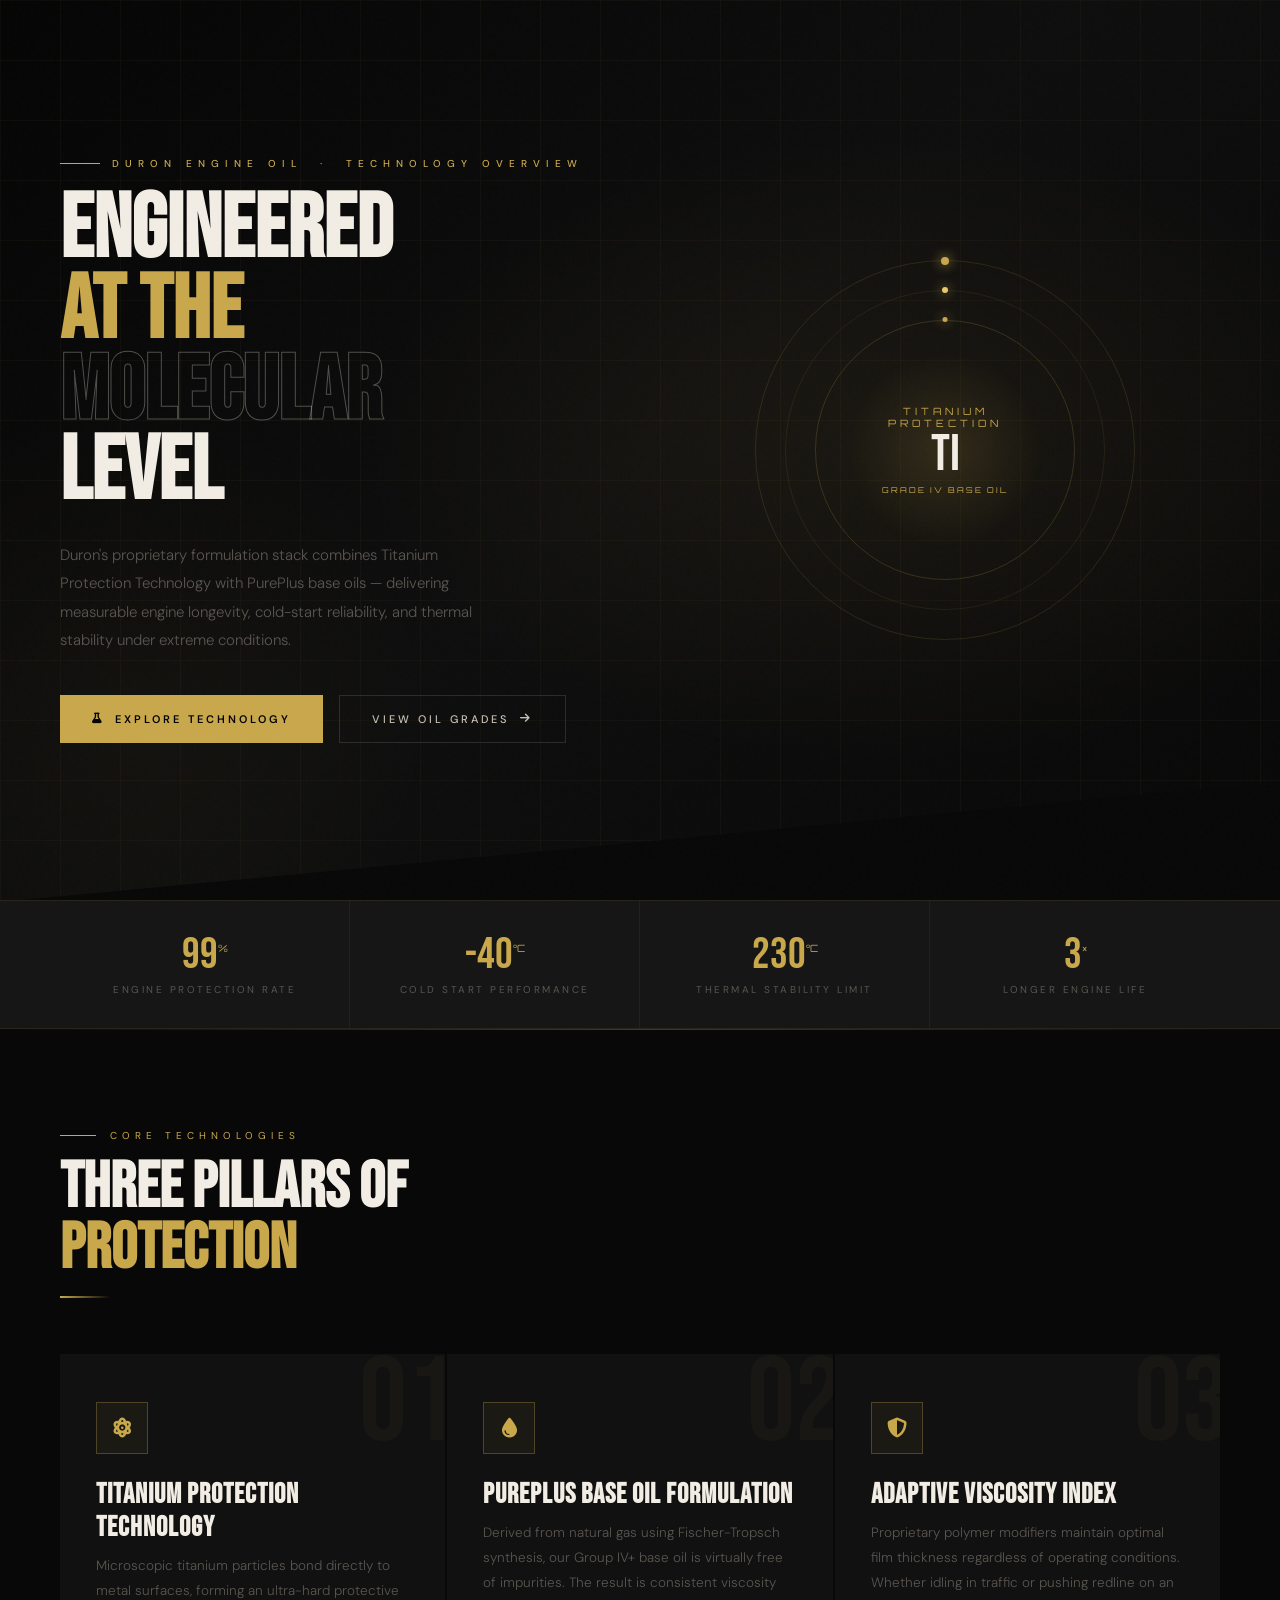
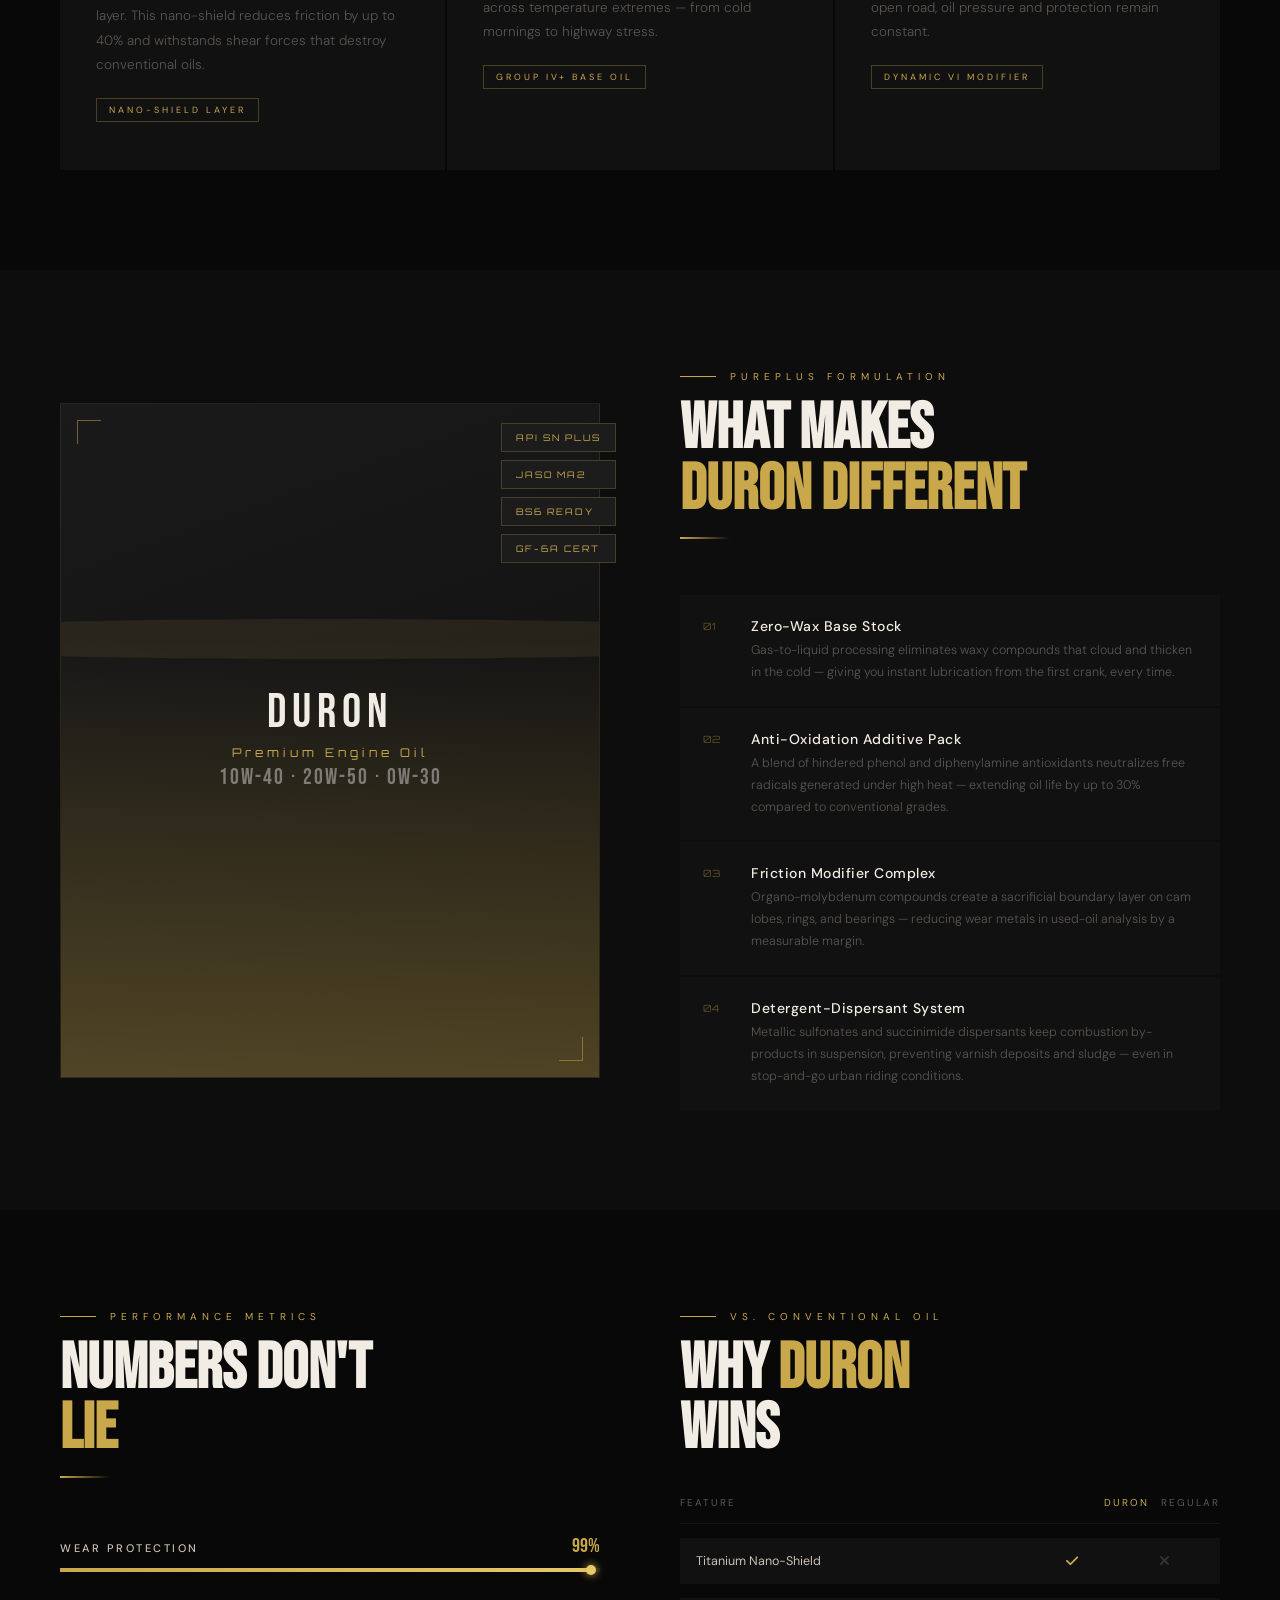
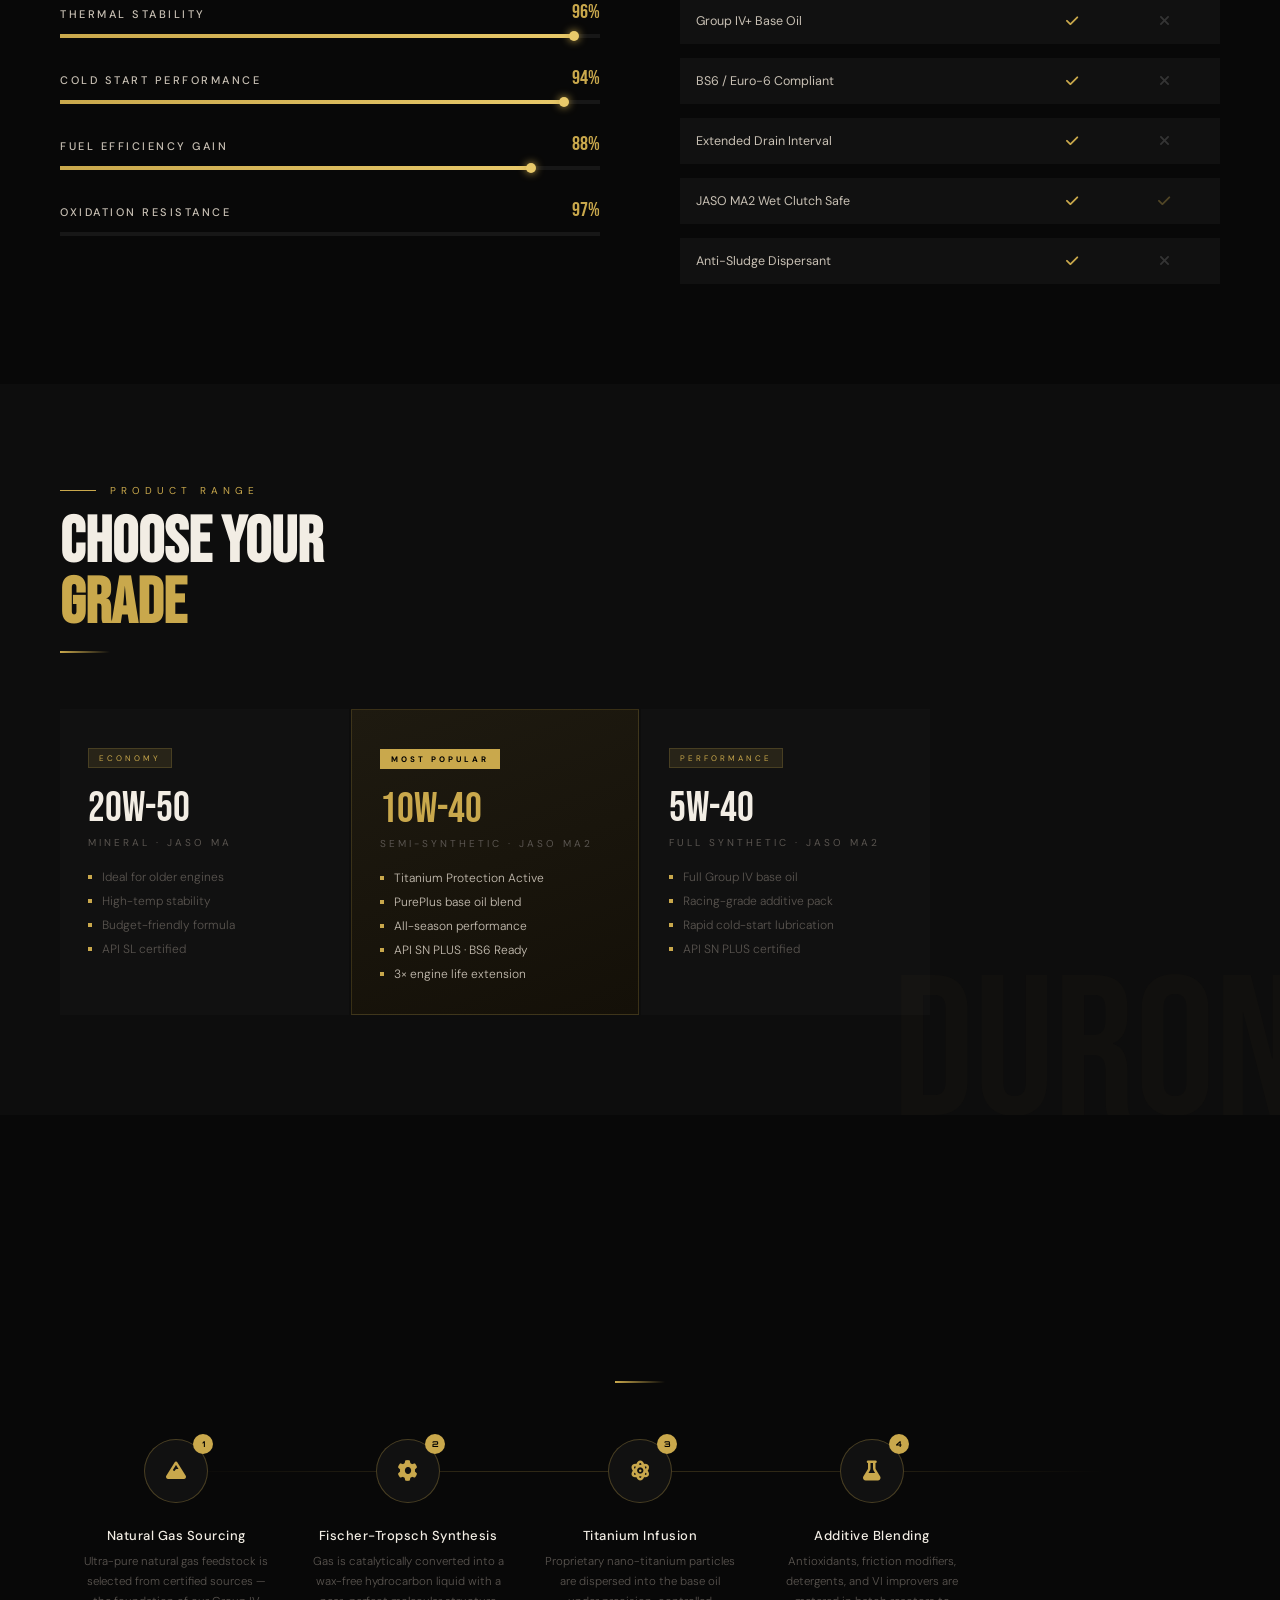
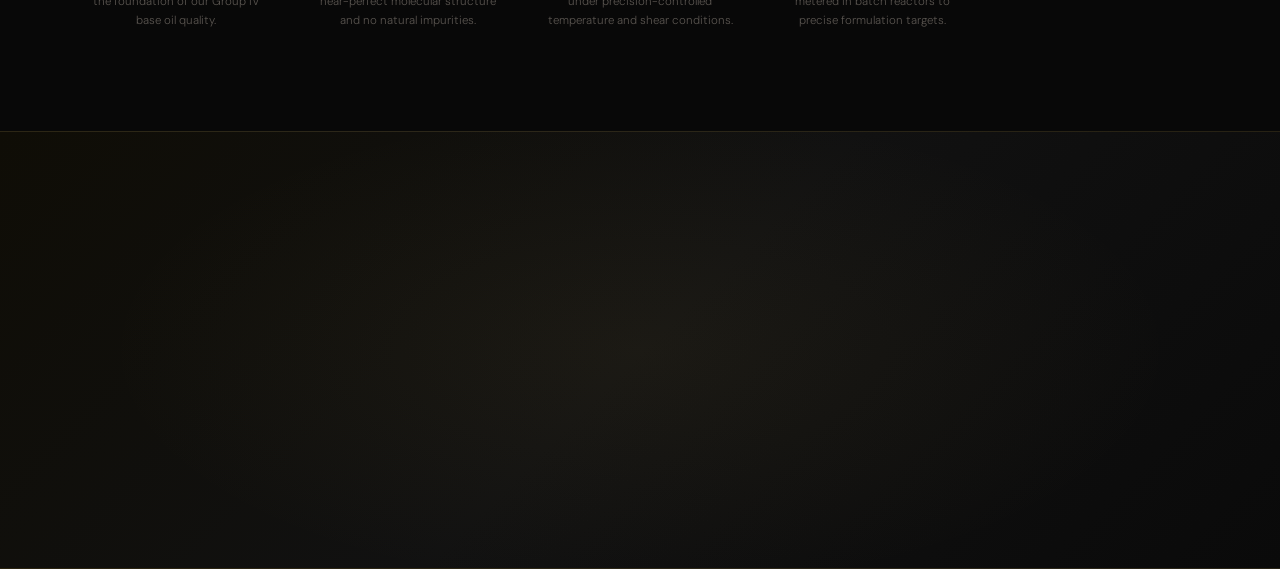
<file: technology.html>
<!DOCTYPE html>
<html lang="en">

<head>
    <meta charset="UTF-8" />
    <meta name="viewport" content="width=device-width, initial-scale=1.0" />
    <title>Duron – Engine Oil Technology</title>
    <link
        href="https://fonts.googleapis.com/css2?family=Bebas+Neue&family=DM+Sans:ital,wght@0,200;0,300;0,400;0,500;1,300&family=Orbitron:wght@400;700;900&display=swap"
        rel="stylesheet" />
    <link rel="stylesheet" href="https://cdnjs.cloudflare.com/ajax/libs/font-awesome/6.5.0/css/all.min.css" />
    <style>
        *,
        *::before,
        *::after {
            box-sizing: border-box;
            margin: 0;
            padding: 0;
        }

        :root {
            --gold: #C9A84C;
            --gold-light: #E8C96A;
            --gold-dim: rgba(201, 168, 76, 0.12);
            --gold-glow: rgba(201, 168, 76, 0.25);
            --dark: #080808;
            --dark-1: #0D0D0D;
            --dark-2: #111111;
            --dark-3: #161616;
            --dark-4: #1C1C1C;
            --text: #C8C0B4;
            --muted: #5A5550;
            --white: #F2EDE4;
            --red-accent: #C0392B;
        }

        html {
            scroll-behavior: smooth;
        }

        body {
            background: var(--dark);
            color: var(--text);
            font-family: 'DM Sans', sans-serif;
            overflow-x: hidden;
        }

        /* ════════════════════════════════
       NOISE OVERLAY
    ════════════════════════════════ */
        body::before {
            content: '';
            position: fixed;
            inset: 0;
            background-image: url("data:image/svg+xml,%3Csvg viewBox='0 0 256 256' xmlns='http://www.w3.org/2000/svg'%3E%3Cfilter id='noise'%3E%3CfeTurbulence type='fractalNoise' baseFrequency='0.9' numOctaves='4' stitchTiles='stitch'/%3E%3C/filter%3E%3Crect width='100%25' height='100%25' filter='url(%23noise)' opacity='0.04'/%3E%3C/svg%3E");
            pointer-events: none;
            z-index: 9999;
            opacity: 0.4;
        }

        /* ════════════════════════════════
       HERO SECTION
    ════════════════════════════════ */
        .hero {
            position: relative;
            min-height: 100vh;
            display: flex;
            align-items: center;
            overflow: hidden;
            background: var(--dark-1);
        }

        .hero-bg {
            position: absolute;
            inset: 0;
            background:
                radial-gradient(ellipse 60% 50% at 70% 50%, rgba(201, 168, 76, 0.07) 0%, transparent 70%),
                radial-gradient(ellipse 40% 60% at 10% 80%, rgba(201, 168, 76, 0.04) 0%, transparent 60%),
                linear-gradient(135deg, #050505 0%, #0e0e0e 50%, #080808 100%);
        }

        /* animated grid lines */
        .hero-grid {
            position: absolute;
            inset: 0;
            background-image:
                linear-gradient(rgba(201, 168, 76, 0.04) 1px, transparent 1px),
                linear-gradient(90deg, rgba(201, 168, 76, 0.04) 1px, transparent 1px);
            background-size: 60px 60px;
            animation: gridShift 20s linear infinite;
        }

        @keyframes gridShift {
            0% {
                background-position: 0 0;
            }

            100% {
                background-position: 60px 60px;
            }
        }

        /* diagonal slice */
        .hero::after {
            content: '';
            position: absolute;
            bottom: -2px;
            left: 0;
            right: 0;
            height: 120px;
            background: var(--dark);
            clip-path: polygon(0 100%, 100% 0, 100% 100%);
        }

        .hero-inner {
            position: relative;
            z-index: 2;
            max-width: 1280px;
            margin: 0 auto;
            padding: 0 60px;
            display: grid;
            grid-template-columns: 1fr 1fr;
            gap: 60px;
            align-items: center;
            width: 100%;
        }

        .hero-label {
            display: flex;
            align-items: center;
            gap: 12px;
            margin-bottom: 20px;
            animation: fadeUp 0.8s 0.1s both;
        }

        .hero-label-line {
            width: 40px;
            height: 1px;
            background: var(--gold);
        }

        .hero-label span {
            font-size: 10px;
            letter-spacing: 6px;
            color: var(--gold);
            text-transform: uppercase;
            font-weight: 500;
        }

        .hero-heading {
            font-family: 'Bebas Neue', sans-serif;
            font-size: clamp(52px, 7vw, 96px);
            line-height: 0.9;
            color: var(--white);
            margin-bottom: 28px;
            animation: fadeUp 0.8s 0.2s both;
        }

        .hero-heading .line-gold {
            color: var(--gold);
            display: block;
        }

        .hero-heading .line-outline {
            -webkit-text-stroke: 1px rgba(242, 237, 228, 0.3);
            color: transparent;
            display: block;
        }

        .hero-desc {
            font-size: 15px;
            line-height: 1.9;
            color: var(--muted);
            max-width: 440px;
            margin-bottom: 40px;
            font-weight: 300;
            animation: fadeUp 0.8s 0.35s both;
        }

        .hero-cta {
            display: flex;
            gap: 16px;
            animation: fadeUp 0.8s 0.45s both;
        }

        .btn-primary {
            display: inline-flex;
            align-items: center;
            gap: 10px;
            background: var(--gold);
            color: #000;
            font-size: 11px;
            letter-spacing: 3px;
            text-transform: uppercase;
            font-weight: 600;
            padding: 16px 32px;
            border: none;
            cursor: pointer;
            transition: background 0.3s, transform 0.2s;
            text-decoration: none;
        }

        .btn-primary:hover {
            background: var(--gold-light);
            transform: translateY(-2px);
        }

        .btn-ghost {
            display: inline-flex;
            align-items: center;
            gap: 10px;
            background: transparent;
            color: var(--text);
            font-size: 11px;
            letter-spacing: 3px;
            text-transform: uppercase;
            font-weight: 500;
            padding: 16px 32px;
            border: 1px solid rgba(255, 255, 255, 0.12);
            cursor: pointer;
            transition: border-color 0.3s, color 0.3s;
            text-decoration: none;
        }

        .btn-ghost:hover {
            border-color: var(--gold);
            color: var(--gold);
        }

        /* Hero right – animated oil molecule visual */
        .hero-visual {
            position: relative;
            display: flex;
            align-items: center;
            justify-content: center;
            animation: fadeIn 1.2s 0.3s both;
        }

        .molecule-ring {
            position: relative;
            width: 380px;
            height: 380px;
        }

        .ring {
            position: absolute;
            border-radius: 50%;
            border: 1px solid rgba(201, 168, 76, 0.15);
        }

        .ring-1 {
            inset: 0;
            animation: spin 18s linear infinite;
        }

        .ring-2 {
            inset: 30px;
            border-color: rgba(201, 168, 76, 0.1);
            animation: spin 12s linear infinite reverse;
        }

        .ring-3 {
            inset: 60px;
            border-color: rgba(201, 168, 76, 0.2);
            animation: spin 8s linear infinite;
        }

        .ring::before {
            content: '';
            position: absolute;
            top: -4px;
            left: 50%;
            width: 8px;
            height: 8px;
            background: var(--gold);
            border-radius: 50%;
            transform: translateX(-50%);
            box-shadow: 0 0 12px var(--gold);
        }

        .ring-2::before {
            background: var(--gold-light);
            width: 6px;
            height: 6px;
        }

        .ring-3::before {
            width: 5px;
            height: 5px;
        }

        @keyframes spin {
            from {
                transform: rotate(0deg);
            }

            to {
                transform: rotate(360deg);
            }
        }

        .molecule-center {
            position: absolute;
            inset: 90px;
            background: radial-gradient(circle, rgba(201, 168, 76, 0.15) 0%, transparent 70%);
            border-radius: 50%;
            display: flex;
            align-items: center;
            justify-content: center;
            flex-direction: column;
        }

        .molecule-center .mol-label {
            font-family: 'Orbitron', monospace;
            font-size: 10px;
            letter-spacing: 4px;
            color: var(--gold);
            text-align: center;
            text-transform: uppercase;
        }

        .molecule-center .mol-value {
            font-family: 'Bebas Neue', sans-serif;
            font-size: 52px;
            color: var(--white);
            line-height: 1;
        }

        /* floating particles */
        .particles {
            position: absolute;
            inset: -40px;
            pointer-events: none;
        }

        .particle {
            position: absolute;
            width: 3px;
            height: 3px;
            background: var(--gold);
            border-radius: 50%;
            opacity: 0;
            animation: float var(--dur, 4s) var(--delay, 0s) ease-in-out infinite;
        }

        @keyframes float {

            0%,
            100% {
                opacity: 0;
                transform: translate(0, 0);
            }

            20% {
                opacity: 0.6;
            }

            80% {
                opacity: 0.3;
            }

            100% {
                opacity: 0;
                transform: translate(var(--tx, 20px), var(--ty, -40px));
            }
        }

        /* ════════════════════════════════
       TECH STATS BAR
    ════════════════════════════════ */
        .stats-bar {
            background: var(--dark-3);
            border-top: 1px solid rgba(201, 168, 76, 0.1);
            border-bottom: 1px solid rgba(201, 168, 76, 0.1);
        }

        .stats-bar-inner {
            max-width: 1280px;
            margin: 0 auto;
            padding: 0 60px;
            display: grid;
            grid-template-columns: repeat(4, 1fr);
        }

        .stat-cell {
            padding: 32px 20px;
            text-align: center;
            border-right: 1px solid rgba(255, 255, 255, 0.05);
            position: relative;
            overflow: hidden;
            transition: background 0.3s;
        }

        .stat-cell:last-child {
            border-right: none;
        }

        .stat-cell:hover {
            background: rgba(201, 168, 76, 0.04);
        }

        .stat-cell::before {
            content: '';
            position: absolute;
            bottom: 0;
            left: 50%;
            transform: translateX(-50%);
            width: 0;
            height: 2px;
            background: var(--gold);
            transition: width 0.4s;
        }

        .stat-cell:hover::before {
            width: 100%;
        }

        .stat-num {
            font-family: 'Bebas Neue', sans-serif;
            font-size: 44px;
            color: var(--gold);
            line-height: 1;
            display: block;
        }

        .stat-unit {
            font-family: 'Orbitron', monospace;
            font-size: 10px;
            color: var(--gold);
            vertical-align: super;
        }

        .stat-desc {
            font-size: 10px;
            letter-spacing: 2.5px;
            color: var(--muted);
            text-transform: uppercase;
            margin-top: 6px;
            display: block;
        }

        /* ════════════════════════════════
       SECTION COMMON
    ════════════════════════════════ */
        .section-wrap {
            max-width: 1280px;
            margin: 0 auto;
            padding: 100px 60px;
        }

        .section-eyebrow {
            display: flex;
            align-items: center;
            gap: 14px;
            margin-bottom: 16px;
        }

        .section-eyebrow-line {
            width: 36px;
            height: 1px;
            background: var(--gold);
        }

        .section-eyebrow span {
            font-size: 10px;
            letter-spacing: 5px;
            color: var(--gold);
            text-transform: uppercase;
        }

        .section-heading {
            font-family: 'Bebas Neue', sans-serif;
            font-size: clamp(40px, 5vw, 64px);
            color: var(--white);
            line-height: 0.95;
            margin-bottom: 14px;
        }

        .section-sub {
            font-size: 14px;
            color: var(--muted);
            font-weight: 300;
            max-width: 520px;
            line-height: 1.8;
        }

        .title-bar {
            width: 50px;
            height: 2px;
            background: linear-gradient(to right, var(--gold), transparent);
            margin: 16px 0 56px;
        }

        /* ════════════════════════════════
       TECH PILLARS — TITANIUM PROTECTION
    ════════════════════════════════ */
        .tech-pillars-section {
            background: var(--dark);
            position: relative;
            overflow: hidden;
        }

        .tech-pillars-section::before {
            content: '';
            position: absolute;
            top: 0;
            left: 0;
            right: 0;
            height: 1px;
            background: linear-gradient(to right, transparent, var(--gold), transparent);
            opacity: 0.3;
        }

        .pillars-grid {
            display: grid;
            grid-template-columns: repeat(3, 1fr);
            gap: 2px;
        }

        .pillar-card {
            background: var(--dark-2);
            padding: 48px 36px;
            position: relative;
            overflow: hidden;
            transition: background 0.4s;
            cursor: default;
        }

        .pillar-card::before {
            content: '';
            position: absolute;
            top: 0;
            left: 0;
            width: 100%;
            height: 3px;
            background: linear-gradient(to right, var(--gold), transparent);
            transform: scaleX(0);
            transform-origin: left;
            transition: transform 0.4s ease;
        }

        .pillar-card:hover {
            background: var(--dark-3);
        }

        .pillar-card:hover::before {
            transform: scaleX(1);
        }

        /* big number watermark */
        .pillar-num {
            font-family: 'Bebas Neue', sans-serif;
            font-size: 120px;
            color: rgba(201, 168, 76, 0.04);
            position: absolute;
            top: -10px;
            right: -10px;
            line-height: 1;
            user-select: none;
            transition: color 0.4s;
        }

        .pillar-card:hover .pillar-num {
            color: rgba(201, 168, 76, 0.08);
        }

        .pillar-icon {
            width: 52px;
            height: 52px;
            border: 1px solid rgba(201, 168, 76, 0.3);
            display: flex;
            align-items: center;
            justify-content: center;
            margin-bottom: 24px;
            background: rgba(201, 168, 76, 0.05);
            transition: background 0.3s, border-color 0.3s;
        }

        .pillar-card:hover .pillar-icon {
            background: rgba(201, 168, 76, 0.15);
            border-color: var(--gold);
        }

        .pillar-icon i {
            font-size: 20px;
            color: var(--gold);
        }

        .pillar-title {
            font-family: 'Bebas Neue', sans-serif;
            font-size: 28px;
            color: var(--white);
            letter-spacing: 1px;
            margin-bottom: 10px;
        }

        .pillar-body {
            font-size: 13.5px;
            color: var(--muted);
            line-height: 1.85;
            font-weight: 300;
        }

        .pillar-tag {
            display: inline-block;
            margin-top: 20px;
            font-size: 9px;
            letter-spacing: 3px;
            color: var(--gold);
            border: 1px solid rgba(201, 168, 76, 0.3);
            padding: 5px 12px;
            text-transform: uppercase;
        }

        /* ════════════════════════════════
       PUREPLUS TECHNOLOGY — SPLIT
    ════════════════════════════════ */
        .pureplus-section {
            background: var(--dark-1);
            position: relative;
        }

        .pureplus-inner {
            display: grid;
            grid-template-columns: 1fr 1fr;
            gap: 80px;
            align-items: center;
        }

        /* Left – visual */
        .pureplus-visual {
            position: relative;
        }

        .oil-bottle-graphic {
            position: relative;
            width: 100%;
            aspect-ratio: 4/5;
            background: linear-gradient(160deg, #1a1a1a 0%, #0d0d0d 100%);
            border: 1px solid rgba(201, 168, 76, 0.12);
            overflow: hidden;
            display: flex;
            align-items: center;
            justify-content: center;
        }

        /* animated liquid fill */
        .liquid-fill {
            position: absolute;
            bottom: 0;
            left: 0;
            right: 0;
            height: 65%;
            background: linear-gradient(to top,
                    rgba(201, 168, 76, 0.35) 0%,
                    rgba(201, 168, 76, 0.15) 60%,
                    transparent 100%);
            animation: liquidPulse 4s ease-in-out infinite;
        }

        @keyframes liquidPulse {

            0%,
            100% {
                height: 65%;
            }

            50% {
                height: 68%;
            }
        }

        .liquid-wave {
            position: absolute;
            top: -20px;
            left: -50%;
            width: 200%;
            height: 40px;
            background: rgba(201, 168, 76, 0.1);
            border-radius: 50%;
            animation: wave 3s ease-in-out infinite;
        }

        @keyframes wave {

            0%,
            100% {
                transform: translateX(-10px) rotateZ(0deg);
            }

            50% {
                transform: translateX(10px) rotateZ(1deg);
            }
        }

        .bottle-label {
            position: relative;
            z-index: 2;
            text-align: center;
        }

        .bottle-label .brand {
            font-family: 'Bebas Neue', sans-serif;
            font-size: 48px;
            color: var(--white);
            letter-spacing: 6px;
            line-height: 1;
            display: block;
        }

        .bottle-label .grade {
            font-family: 'Orbitron', monospace;
            font-size: 12px;
            color: var(--gold);
            letter-spacing: 4px;
            margin-top: 8px;
            display: block;
        }

        .bottle-label .viscosity {
            font-family: 'Bebas Neue', sans-serif;
            font-size: 22px;
            color: rgba(255, 255, 255, 0.4);
            letter-spacing: 2px;
            margin-top: 4px;
            display: block;
        }

        /* corner marks */
        .oil-bottle-graphic::before,
        .oil-bottle-graphic::after {
            content: '';
            position: absolute;
            width: 24px;
            height: 24px;
        }

        .oil-bottle-graphic::before {
            top: 16px;
            left: 16px;
            border-top: 1px solid var(--gold);
            border-left: 1px solid var(--gold);
            opacity: 0.5;
        }

        .oil-bottle-graphic::after {
            bottom: 16px;
            right: 16px;
            border-bottom: 1px solid var(--gold);
            border-right: 1px solid var(--gold);
            opacity: 0.5;
        }

        /* spec tags */
        .spec-tags {
            position: absolute;
            top: 20px;
            right: -16px;
            display: flex;
            flex-direction: column;
            gap: 8px;
        }

        .spec-tag {
            background: var(--dark-4);
            border: 1px solid rgba(201, 168, 76, 0.25);
            padding: 8px 14px;
            font-family: 'Orbitron', monospace;
            font-size: 9px;
            color: var(--gold);
            letter-spacing: 2px;
            white-space: nowrap;
        }

        /* ─ Right content ─ */
        .pureplus-content {}

        .tech-list {
            display: flex;
            flex-direction: column;
            gap: 2px;
            margin-top: 0;
        }

        .tech-item {
            display: flex;
            gap: 20px;
            padding: 22px 20px;
            background: var(--dark-2);
            border-left: 3px solid transparent;
            transition: border-color 0.3s, background 0.3s, transform 0.3s;
            cursor: default;
        }

        .tech-item:hover {
            border-left-color: var(--gold);
            background: var(--dark-3);
            transform: translateX(4px);
        }

        .tech-item-num {
            font-family: 'Orbitron', monospace;
            font-size: 10px;
            color: rgba(201, 168, 76, 0.4);
            padding-top: 3px;
            min-width: 28px;
            letter-spacing: 1px;
        }

        .tech-item-content {}

        .tech-item-title {
            font-size: 14px;
            color: var(--white);
            font-weight: 500;
            margin-bottom: 5px;
            letter-spacing: 0.5px;
        }

        .tech-item-body {
            font-size: 12.5px;
            color: var(--muted);
            line-height: 1.75;
            font-weight: 300;
        }

        /* ════════════════════════════════
       PERFORMANCE BARS
    ════════════════════════════════ */
        .perf-section {
            background: var(--dark);
            position: relative;
        }

        .perf-layout {
            display: grid;
            grid-template-columns: 1fr 1fr;
            gap: 80px;
            align-items: start;
        }

        .perf-bars {
            display: flex;
            flex-direction: column;
            gap: 28px;
        }

        .perf-bar-item {}

        .perf-bar-header {
            display: flex;
            justify-content: space-between;
            align-items: baseline;
            margin-bottom: 10px;
        }

        .perf-bar-label {
            font-size: 11px;
            letter-spacing: 2.5px;
            color: var(--text);
            text-transform: uppercase;
            font-weight: 500;
        }

        .perf-bar-val {
            font-family: 'Bebas Neue', sans-serif;
            font-size: 20px;
            color: var(--gold);
        }

        .perf-track {
            height: 4px;
            background: rgba(255, 255, 255, 0.06);
            position: relative;
            overflow: visible;
        }

        .perf-fill {
            height: 100%;
            background: linear-gradient(to right, var(--gold), var(--gold-light));
            position: relative;
            transform-origin: left;
            transform: scaleX(0);
            transition: transform 1.2s cubic-bezier(0.25, 0.46, 0.45, 0.94);
        }

        .perf-fill.animate {
            transform: scaleX(1);
        }

        .perf-fill::after {
            content: '';
            position: absolute;
            right: -1px;
            top: -3px;
            width: 10px;
            height: 10px;
            background: var(--gold-light);
            border-radius: 50%;
            box-shadow: 0 0 8px var(--gold);
        }

        /* comparison columns */
        .compare-cols {
            display: flex;
            flex-direction: column;
            gap: 14px;
        }

        .compare-header {
            display: grid;
            grid-template-columns: 1fr auto auto;
            gap: 12px;
            padding-bottom: 14px;
            border-bottom: 1px solid rgba(255, 255, 255, 0.06);
            font-size: 10px;
            letter-spacing: 2px;
            color: var(--muted);
            text-transform: uppercase;
        }

        .compare-header .col-duron {
            color: var(--gold);
        }

        .compare-row {
            display: grid;
            grid-template-columns: 1fr auto auto;
            gap: 12px;
            align-items: center;
            padding: 14px 16px;
            background: var(--dark-2);
            transition: background 0.3s;
        }

        .compare-row:hover {
            background: var(--dark-3);
        }

        .compare-feat {
            font-size: 12.5px;
            color: var(--text);
        }

        .compare-check {
            width: 80px;
            text-align: center;
            font-size: 14px;
        }

        .check-yes {
            color: var(--gold);
        }

        .check-no {
            color: rgba(255, 255, 255, 0.15);
        }

        /* ════════════════════════════════
       GRADES / PRODUCTS
    ════════════════════════════════ */
        .grades-section {
            background: var(--dark-1);
            position: relative;
            overflow: hidden;
        }

        .grades-section::after {
            content: 'DURON';
            position: absolute;
            bottom: -40px;
            right: -20px;
            font-family: 'Bebas Neue', sans-serif;
            font-size: 200px;
            color: rgba(201, 168, 76, 0.025);
            user-select: none;
            pointer-events: none;
            line-height: 1;
        }

        .grades-grid {
            display: grid;
            grid-template-columns: repeat(4, 1fr);
            gap: 2px;
        }

        .grade-card {
            background: var(--dark-2);
            padding: 36px 28px 32px;
            position: relative;
            overflow: hidden;
            transition: background 0.3s, transform 0.3s;
            cursor: default;
        }

        .grade-card.featured {
            background: linear-gradient(160deg, #1e1a10 0%, #141008 100%);
            border: 1px solid rgba(201, 168, 76, 0.2);
        }

        .grade-card:not(.featured):hover {
            background: var(--dark-3);
            transform: translateY(-4px);
        }

        .grade-card.featured:hover {
            transform: translateY(-4px);
        }

        .grade-badge {
            display: inline-block;
            font-size: 8px;
            letter-spacing: 3px;
            padding: 4px 10px;
            text-transform: uppercase;
            margin-bottom: 20px;
            background: rgba(201, 168, 76, 0.12);
            color: var(--gold);
            border: 1px solid rgba(201, 168, 76, 0.2);
        }

        .grade-badge.popular {
            background: var(--gold);
            color: #000;
            font-weight: 700;
            border-color: var(--gold);
        }

        .grade-viscosity {
            font-family: 'Bebas Neue', sans-serif;
            font-size: 42px;
            color: var(--white);
            line-height: 1;
            margin-bottom: 6px;
        }

        .grade-card.featured .grade-viscosity {
            color: var(--gold);
        }

        .grade-type {
            font-size: 10px;
            letter-spacing: 3px;
            color: var(--muted);
            text-transform: uppercase;
            margin-bottom: 20px;
            display: block;
        }

        .grade-features {
            list-style: none;
            display: flex;
            flex-direction: column;
            gap: 8px;
        }

        .grade-features li {
            display: flex;
            align-items: center;
            gap: 10px;
            font-size: 12px;
            color: var(--muted);
            font-weight: 300;
        }

        .grade-features li::before {
            content: '';
            width: 4px;
            height: 4px;
            background: var(--gold);
            flex-shrink: 0;
        }

        .grade-card.featured .grade-features li {
            color: var(--text);
        }

        /* ════════════════════════════════
       PROCESS TIMELINE
    ════════════════════════════════ */
        .process-section {
            background: var(--dark);
            position: relative;
        }

        .process-steps {
            display: grid;
            grid-template-columns: repeat(5, 1fr);
            gap: 0;
            position: relative;
            margin-top: 0;
        }

        /* connecting line */
        .process-steps::before {
            content: '';
            position: absolute;
            top: 32px;
            left: 10%;
            right: 10%;
            height: 1px;
            background: linear-gradient(to right, transparent, var(--gold), var(--gold), transparent);
            opacity: 0.2;
        }

        .process-step {
            padding: 0 20px 0;
            text-align: center;
            position: relative;
        }

        .step-dot {
            width: 64px;
            height: 64px;
            border: 1px solid rgba(201, 168, 76, 0.3);
            border-radius: 50%;
            display: flex;
            align-items: center;
            justify-content: center;
            margin: 0 auto 24px;
            background: var(--dark-2);
            position: relative;
            z-index: 1;
            transition: background 0.3s, border-color 0.3s;
        }

        .process-step:hover .step-dot {
            background: var(--gold-dim);
            border-color: var(--gold);
        }

        .step-dot i {
            font-size: 20px;
            color: var(--gold);
        }

        .step-num {
            position: absolute;
            top: -6px;
            right: -6px;
            width: 20px;
            height: 20px;
            background: var(--gold);
            border-radius: 50%;
            font-family: 'Orbitron', monospace;
            font-size: 8px;
            color: #000;
            display: flex;
            align-items: center;
            justify-content: center;
            font-weight: 700;
        }

        .step-title {
            font-size: 13px;
            color: var(--white);
            font-weight: 500;
            margin-bottom: 8px;
            letter-spacing: 0.5px;
        }

        .step-body {
            font-size: 11.5px;
            color: var(--muted);
            line-height: 1.7;
            font-weight: 300;
        }

        /* ════════════════════════════════
       CTA BANNER
    ════════════════════════════════ */
        .cta-banner {
            background: linear-gradient(135deg, #0f0d06 0%, #111 50%, #0a0a0a 100%);
            border-top: 1px solid rgba(201, 168, 76, 0.15);
            border-bottom: 1px solid rgba(201, 168, 76, 0.15);
            position: relative;
            overflow: hidden;
        }

        .cta-banner::before {
            content: '';
            position: absolute;
            inset: 0;
            background: radial-gradient(ellipse 60% 80% at 50% 50%, rgba(201, 168, 76, 0.06) 0%, transparent 70%);
        }

        .cta-inner {
            max-width: 1280px;
            margin: 0 auto;
            padding: 80px 60px;
            text-align: center;
            position: relative;
        }

        .cta-heading {
            font-family: 'Bebas Neue', sans-serif;
            font-size: clamp(36px, 5vw, 64px);
            color: var(--white);
            margin-bottom: 14px;
            line-height: 1;
        }

        .cta-heading span {
            color: var(--gold);
        }

        .cta-sub {
            font-size: 14px;
            color: var(--muted);
            margin-bottom: 36px;
            font-weight: 300;
            max-width: 480px;
            margin-left: auto;
            margin-right: auto;
            line-height: 1.8;
        }

        .cta-buttons {
            display: flex;
            gap: 16px;
            justify-content: center;
        }

        /* ════════════════════════════════
       ANIMATIONS
    ════════════════════════════════ */
        @keyframes fadeUp {
            from {
                opacity: 0;
                transform: translateY(30px);
            }

            to {
                opacity: 1;
                transform: translateY(0);
            }
        }

        @keyframes fadeIn {
            from {
                opacity: 0;
            }

            to {
                opacity: 1;
            }
        }

        .reveal {
            opacity: 0;
            transform: translateY(30px);
            transition: opacity 0.7s ease, transform 0.7s ease;
        }

        .reveal.visible {
            opacity: 1;
            transform: translateY(0);
        }

        /* ════════════════════════════════
       RESPONSIVE
    ════════════════════════════════ */
        @media (max-width: 1024px) {
            .hero-inner {
                grid-template-columns: 1fr;
                padding: 120px 40px 100px;
            }

            .hero-visual {
                display: none;
            }

            .stats-bar-inner {
                grid-template-columns: repeat(2, 1fr);
                padding: 0 40px;
            }

            .stat-cell:nth-child(2) {
                border-right: none;
            }

            .pillars-grid {
                grid-template-columns: 1fr 1fr;
            }

            .pureplus-inner {
                grid-template-columns: 1fr;
            }

            .perf-layout {
                grid-template-columns: 1fr;
            }

            .grades-grid {
                grid-template-columns: 1fr 1fr;
            }

            .process-steps {
                grid-template-columns: 1fr 1fr;
                gap: 40px;
            }

            .process-steps::before {
                display: none;
            }

            .section-wrap {
                padding: 70px 40px;
            }
        }

        @media (max-width: 640px) {
            .hero-inner {
                padding: 100px 24px 80px;
            }

            .stats-bar-inner {
                grid-template-columns: 1fr 1fr;
                padding: 0 24px;
            }

            .pillars-grid {
                grid-template-columns: 1fr;
            }

            .grades-grid {
                grid-template-columns: 1fr;
            }

            .process-steps {
                grid-template-columns: 1fr;
            }

            .section-wrap {
                padding: 60px 24px;
            }

            .cta-inner {
                padding: 60px 24px;
            }

            .cta-buttons {
                flex-direction: column;
                align-items: center;
            }

            .hero-cta {
                flex-direction: column;
            }

            .spec-tags {
                display: none;
            }
        }
    </style>
</head>

<body>

    <!-- ═══════════════════ HERO ═══════════════════ -->
    <section class="hero">
        <div class="hero-bg"></div>
        <div class="hero-grid"></div>

        <div class="hero-inner">
            <!-- Left -->
            <div class="hero-left">
                <div class="hero-label">
                    <div class="hero-label-line"></div>
                    <span>Duron Engine Oil &nbsp;·&nbsp; Technology Overview</span>
                </div>
                <h1 class="hero-heading">
                    ENGINEERED
                    <span class="line-gold">AT THE</span>
                    <span class="line-outline">MOLECULAR</span>
                    LEVEL
                </h1>
                <p class="hero-desc">
                    Duron's proprietary formulation stack combines Titanium Protection Technology with PurePlus base
                    oils — delivering measurable engine longevity, cold-start reliability, and thermal stability under
                    extreme conditions.
                </p>
                <div class="hero-cta">
                    <a href="#technology" class="btn-primary"><i class="fas fa-flask"></i> Explore Technology</a>
                    <a href="#grades" class="btn-ghost">View Oil Grades <i class="fas fa-arrow-right"></i></a>
                </div>
            </div>

            <!-- Right – molecule visual -->
            <div class="hero-visual">
                <div class="molecule-ring">
                    <div class="ring ring-1"></div>
                    <div class="ring ring-2"></div>
                    <div class="ring ring-3"></div>
                    <div class="molecule-center">
                        <span class="mol-label">Titanium<br>Protection</span>
                        <span class="mol-value">Ti</span>
                        <span class="mol-label" style="margin-top:4px;font-size:8px;letter-spacing:2px;">GRADE IV BASE
                            OIL</span>
                    </div>
                    <!-- Particles -->
                    <div class="particles" id="particles"></div>
                </div>
            </div>
        </div>
    </section>

    <!-- ═══════════════════ STATS BAR ═══════════════════ -->
    <div class="stats-bar">
        <div class="stats-bar-inner">
            <div class="stat-cell">
                <span class="stat-num">99<span class="stat-unit">%</span></span>
                <span class="stat-desc">Engine Protection Rate</span>
            </div>
            <div class="stat-cell">
                <span class="stat-num">-40<span class="stat-unit">°C</span></span>
                <span class="stat-desc">Cold Start Performance</span>
            </div>
            <div class="stat-cell">
                <span class="stat-num">230<span class="stat-unit">°C</span></span>
                <span class="stat-desc">Thermal Stability Limit</span>
            </div>
            <div class="stat-cell">
                <span class="stat-num">3<span class="stat-unit">×</span></span>
                <span class="stat-desc">Longer Engine Life</span>
            </div>
        </div>
    </div>

    <!-- ═══════════════════ TECH PILLARS ═══════════════════ -->
    <section class="tech-pillars-section" id="technology">
        <div class="section-wrap">
            <div class="section-eyebrow reveal">
                <div class="section-eyebrow-line"></div>
                <span>Core Technologies</span>
            </div>
            <h2 class="section-heading reveal">THREE PILLARS OF<br><span style="color:var(--gold)">PROTECTION</span>
            </h2>
            <div class="title-bar reveal"></div>

            <div class="pillars-grid">

                <div class="pillar-card reveal">
                    <div class="pillar-num">01</div>
                    <div class="pillar-icon"><i class="fas fa-atom"></i></div>
                    <h3 class="pillar-title">Titanium Protection Technology</h3>
                    <p class="pillar-body">
                        Microscopic titanium particles bond directly to metal surfaces, forming an ultra-hard protective
                        layer. This nano-shield reduces friction by up to 40% and withstands shear forces that destroy
                        conventional oils.
                    </p>
                    <span class="pillar-tag">Nano-Shield Layer</span>
                </div>

                <div class="pillar-card reveal">
                    <div class="pillar-num">02</div>
                    <div class="pillar-icon"><i class="fas fa-tint"></i></div>
                    <h3 class="pillar-title">PurePlus Base Oil Formulation</h3>
                    <p class="pillar-body">
                        Derived from natural gas using Fischer-Tropsch synthesis, our Group IV+ base oil is virtually
                        free of impurities. The result is consistent viscosity across temperature extremes — from cold
                        mornings to highway stress.
                    </p>
                    <span class="pillar-tag">Group IV+ Base Oil</span>
                </div>

                <div class="pillar-card reveal">
                    <div class="pillar-num">03</div>
                    <div class="pillar-icon"><i class="fas fa-shield-alt"></i></div>
                    <h3 class="pillar-title">Adaptive Viscosity Index</h3>
                    <p class="pillar-body">
                        Proprietary polymer modifiers maintain optimal film thickness regardless of operating
                        conditions. Whether idling in traffic or pushing redline on an open road, oil pressure and
                        protection remain constant.
                    </p>
                    <span class="pillar-tag">Dynamic VI Modifier</span>
                </div>

            </div>
        </div>
    </section>

    <!-- ═══════════════════ PUREPLUS ═══════════════════ -->
    <section class="pureplus-section">
        <div class="section-wrap">
            <div class="pureplus-inner">

                <!-- Visual -->
                <div class="pureplus-visual reveal">
                    <div class="oil-bottle-graphic">
                        <div class="liquid-fill">
                            <div class="liquid-wave"></div>
                        </div>
                        <div class="bottle-label">
                            <span class="brand">DURON</span>
                            <span class="grade">Premium Engine Oil</span>
                            <span class="viscosity">10W-40 · 20W-50 · 0W-30</span>
                        </div>
                    </div>
                    <div class="spec-tags">
                        <div class="spec-tag">API SN PLUS</div>
                        <div class="spec-tag">JASO MA2</div>
                        <div class="spec-tag">BS6 READY</div>
                        <div class="spec-tag">GF-6A CERT</div>
                    </div>
                </div>

                <!-- Content -->
                <div class="pureplus-content reveal">
                    <div class="section-eyebrow">
                        <div class="section-eyebrow-line"></div>
                        <span>PurePlus Formulation</span>
                    </div>
                    <h2 class="section-heading">WHAT MAKES<br><span style="color:var(--gold)">DURON DIFFERENT</span>
                    </h2>
                    <div class="title-bar"></div>

                    <div class="tech-list">
                        <div class="tech-item">
                            <span class="tech-item-num">01</span>
                            <div class="tech-item-content">
                                <p class="tech-item-title">Zero-Wax Base Stock</p>
                                <p class="tech-item-body">Gas-to-liquid processing eliminates waxy compounds that cloud
                                    and thicken in the cold — giving you instant lubrication from the first crank, every
                                    time.</p>
                            </div>
                        </div>
                        <div class="tech-item">
                            <span class="tech-item-num">02</span>
                            <div class="tech-item-content">
                                <p class="tech-item-title">Anti-Oxidation Additive Pack</p>
                                <p class="tech-item-body">A blend of hindered phenol and diphenylamine antioxidants
                                    neutralizes free radicals generated under high heat — extending oil life by up to
                                    30% compared to conventional grades.</p>
                            </div>
                        </div>
                        <div class="tech-item">
                            <span class="tech-item-num">03</span>
                            <div class="tech-item-content">
                                <p class="tech-item-title">Friction Modifier Complex</p>
                                <p class="tech-item-body">Organo-molybdenum compounds create a sacrificial boundary
                                    layer on cam lobes, rings, and bearings — reducing wear metals in used-oil analysis
                                    by a measurable margin.</p>
                            </div>
                        </div>
                        <div class="tech-item">
                            <span class="tech-item-num">04</span>
                            <div class="tech-item-content">
                                <p class="tech-item-title">Detergent-Dispersant System</p>
                                <p class="tech-item-body">Metallic sulfonates and succinimide dispersants keep
                                    combustion by-products in suspension, preventing varnish deposits and sludge — even
                                    in stop-and-go urban riding conditions.</p>
                            </div>
                        </div>
                    </div>
                </div>

            </div>
        </div>
    </section>

    <!-- ═══════════════════ PERFORMANCE BARS ═══════════════════ -->
    <section class="perf-section">
        <div class="section-wrap">
            <div class="perf-layout">

                <!-- Bars -->
                <div>
                    <div class="section-eyebrow reveal">
                        <div class="section-eyebrow-line"></div>
                        <span>Performance Metrics</span>
                    </div>
                    <h2 class="section-heading reveal">NUMBERS DON'T<br><span style="color:var(--gold)">LIE</span></h2>
                    <div class="title-bar reveal"></div>

                    <div class="perf-bars reveal" id="perf-bars">
                        <div class="perf-bar-item">
                            <div class="perf-bar-header">
                                <span class="perf-bar-label">Wear Protection</span>
                                <span class="perf-bar-val">99%</span>
                            </div>
                            <div class="perf-track">
                                <div class="perf-fill" style="width:99%"></div>
                            </div>
                        </div>
                        <div class="perf-bar-item">
                            <div class="perf-bar-header">
                                <span class="perf-bar-label">Thermal Stability</span>
                                <span class="perf-bar-val">96%</span>
                            </div>
                            <div class="perf-track">
                                <div class="perf-fill" style="width:96%"></div>
                            </div>
                        </div>
                        <div class="perf-bar-item">
                            <div class="perf-bar-header">
                                <span class="perf-bar-label">Cold Start Performance</span>
                                <span class="perf-bar-val">94%</span>
                            </div>
                            <div class="perf-track">
                                <div class="perf-fill" style="width:94%"></div>
                            </div>
                        </div>
                        <div class="perf-bar-item">
                            <div class="perf-bar-header">
                                <span class="perf-bar-label">Fuel Efficiency Gain</span>
                                <span class="perf-bar-val">88%</span>
                            </div>
                            <div class="perf-track">
                                <div class="perf-fill" style="width:88%"></div>
                            </div>
                        </div>
                        <div class="perf-bar-item">
                            <div class="perf-bar-header">
                                <span class="perf-bar-label">Oxidation Resistance</span>
                                <span class="perf-bar-val">97%</span>
                            </div>
                            <div class="perf-track">
                                <div class="perf-fill" style="width:97%"></div>
                            </div>
                        </div>
                    </div>
                </div>

                <!-- Comparison table -->
                <div class="reveal">
                    <div class="section-eyebrow" style="margin-bottom:16px;">
                        <div class="section-eyebrow-line"></div>
                        <span>vs. Conventional Oil</span>
                    </div>
                    <h2 class="section-heading" style="margin-bottom:36px;">WHY <span
                            style="color:var(--gold)">DURON</span><br>WINS</h2>

                    <div class="compare-cols">
                        <div class="compare-header">
                            <span>Feature</span>
                            <span class="col-duron">Duron</span>
                            <span>Regular</span>
                        </div>
                        <div class="compare-row">
                            <span class="compare-feat">Titanium Nano-Shield</span>
                            <span class="compare-check check-yes"><i class="fas fa-check"></i></span>
                            <span class="compare-check check-no"><i class="fas fa-times"></i></span>
                        </div>
                        <div class="compare-row">
                            <span class="compare-feat">Group IV+ Base Oil</span>
                            <span class="compare-check check-yes"><i class="fas fa-check"></i></span>
                            <span class="compare-check check-no"><i class="fas fa-times"></i></span>
                        </div>
                        <div class="compare-row">
                            <span class="compare-feat">BS6 / Euro-6 Compliant</span>
                            <span class="compare-check check-yes"><i class="fas fa-check"></i></span>
                            <span class="compare-check check-no"><i class="fas fa-times"></i></span>
                        </div>
                        <div class="compare-row">
                            <span class="compare-feat">Extended Drain Interval</span>
                            <span class="compare-check check-yes"><i class="fas fa-check"></i></span>
                            <span class="compare-check check-no"><i class="fas fa-times"></i></span>
                        </div>
                        <div class="compare-row">
                            <span class="compare-feat">JASO MA2 Wet Clutch Safe</span>
                            <span class="compare-check check-yes"><i class="fas fa-check"></i></span>
                            <span class="compare-check check-yes" style="color:rgba(201,168,76,0.35)"><i
                                    class="fas fa-check"></i></span>
                        </div>
                        <div class="compare-row">
                            <span class="compare-feat">Anti-Sludge Dispersant</span>
                            <span class="compare-check check-yes"><i class="fas fa-check"></i></span>
                            <span class="compare-check check-no"><i class="fas fa-times"></i></span>
                        </div>
                    </div>
                </div>

            </div>
        </div>
    </section>

    <!-- ═══════════════════ GRADES ═══════════════════ -->
    <section class="grades-section" id="grades">
        <div class="section-wrap">
            <div class="section-eyebrow reveal">
                <div class="section-eyebrow-line"></div>
                <span>Product Range</span>
            </div>
            <h2 class="section-heading reveal">CHOOSE YOUR<br><span style="color:var(--gold)">GRADE</span></h2>
            <div class="title-bar reveal"></div>

            <div class="grades-grid">

                <div class="grade-card reveal">
                    <div class="grade-badge">Economy</div>
                    <div class="grade-viscosity">20W-50</div>
                    <span class="grade-type">Mineral · JASO MA</span>
                    <ul class="grade-features">
                        <li>Ideal for older engines</li>
                        <li>High-temp stability</li>
                        <li>Budget-friendly formula</li>
                        <li>API SL certified</li>
                    </ul>
                </div>

                <div class="grade-card featured reveal">
                    <div class="grade-badge popular">Most Popular</div>
                    <div class="grade-viscosity">10W-40</div>
                    <span class="grade-type">Semi-Synthetic · JASO MA2</span>
                    <ul class="grade-features">
                        <li>Titanium Protection Active</li>
                        <li>PurePlus base oil blend</li>
                        <li>All-season performance</li>
                        <li>API SN PLUS · BS6 Ready</li>
                        <li>3× engine life extension</li>
                    </ul>
                </div>

                <div class="grade-card reveal">
                    <div class="grade-badge">Performance</div>
                    <div class="grade-viscosity">5W-40</div>
                    <span class="grade-type">Full Synthetic · JASO MA2</span>
                    <ul class="grade-features">
                        <li>Full Group IV base oil</li>
                        <li>Racing-grade additive pack</li>
                        <li>Rapid cold-start lubrication</li>
                        <li>API SN PLUS certified</li>
                    </ul>
                </div>

                <div class="grade-card reveal">
                    <div class="grade-badge">Ultra</div>
                    <div class="grade-viscosity">0W-30</div>
                    <span class="grade-type">Full Synthetic · GF-6A</span>
                    <ul class="grade-features">
                        <li>Ultra-low viscosity</li>
                        <li>Max fuel economy grade</li>
                        <li>EV-hybrid compatible</li>
                        <li>GF-6A / API SP rated</li>
                    </ul>
                </div>

            </div>
        </div>
    </section>

    <!-- ═══════════════════ PROCESS ═══════════════════ -->
    <section class="process-section">
        <div class="section-wrap">
            <div class="section-eyebrow reveal" style="justify-content:center;">
                <div class="section-eyebrow-line"></div>
                <span>Manufacturing Process</span>
                <div class="section-eyebrow-line"></div>
            </div>
            <h2 class="section-heading reveal" style="text-align:center; margin-bottom:14px;">FROM SOURCE TO<br><span
                    style="color:var(--gold)">ENGINE</span></h2>
            <div class="title-bar reveal" style="margin: 16px auto 56px;"></div>

            <div class="process-steps">

                <div class="process-step reveal">
                    <div class="step-dot">
                        <i class="fas fa-mountain"></i>
                        <span class="step-num">1</span>
                    </div>
                    <p class="step-title">Natural Gas Sourcing</p>
                    <p class="step-body">Ultra-pure natural gas feedstock is selected from certified sources — the
                        foundation of our Group IV base oil quality.</p>
                </div>

                <div class="process-step reveal">
                    <div class="step-dot">
                        <i class="fas fa-cog"></i>
                        <span class="step-num">2</span>
                    </div>
                    <p class="step-title">Fischer-Tropsch Synthesis</p>
                    <p class="step-body">Gas is catalytically converted into a wax-free hydrocarbon liquid with a
                        near-perfect molecular structure and no natural impurities.</p>
                </div>

                <div class="process-step reveal">
                    <div class="step-dot">
                        <i class="fas fa-atom"></i>
                        <span class="step-num">3</span>
                    </div>
                    <p class="step-title">Titanium Infusion</p>
                    <p class="step-body">Proprietary nano-titanium particles are dispersed into the base oil under
                        precision-controlled temperature and shear conditions.</p>
                </div>

                <div class="process-step reveal">
                    <div class="step-dot">
                        <i class="fas fa-flask"></i>
                        <span class="step-num">4</span>
                    </div>
                    <p class="step-title">Additive Blending</p>
                    <p class="step-body">Antioxidants, friction modifiers, detergents, and VI improvers are metered in
                        batch reactors to precise formulation targets.</p>
                </div>

                <div class="process-step reveal">
                    <div class="step-dot">
                        <i class="fas fa-check-circle"></i>
                        <span class="step-num">5</span>
                    </div>
                    <p class="step-title">Quality Certification</p>
                    <p class="step-body">Every batch passes 48-point laboratory testing before receiving API, JASO, and
                        BS6 certification stamps — zero exceptions.</p>
                </div>

            </div>
        </div>
    </section>

    <!-- ═══════════════════ CTA BANNER ═══════════════════ -->
    <section class="cta-banner">
        <div class="cta-inner">
            <h2 class="cta-heading reveal">READY TO PROTECT<br>YOUR <span>ENGINE?</span></h2>
            <p class="cta-sub reveal">Join over 2 million riders who trust Duron's technology for every kilometer, every
                season.</p>
            <div class="cta-buttons reveal">
                <a href="#" class="btn-primary"><i class="fas fa-shopping-bag"></i> Find Duron Near You</a>
                <a href="#" class="btn-ghost">Download Tech Sheet <i class="fas fa-download"></i></a>
            </div>
        </div>
    </section>

    <script>
        // ── Particle generator
        const container = document.getElementById('particles');
        if (container) {
            for (let i = 0; i < 18; i++) {
                const p = document.createElement('div');
                p.className = 'particle';
                p.style.cssText = `
        left: ${Math.random() * 100}%;
        top:  ${Math.random() * 100}%;
        --dur:   ${3 + Math.random() * 4}s;
        --delay: ${Math.random() * 5}s;
        --tx:    ${(Math.random() - 0.5) * 60}px;
        --ty:    ${-20 - Math.random() * 50}px;
      `;
                container.appendChild(p);
            }
        }

        // ── Scroll reveal
        const revealEls = document.querySelectorAll('.reveal');
        const observer = new IntersectionObserver((entries) => {
            entries.forEach((e, i) => {
                if (e.isIntersecting) {
                    setTimeout(() => e.target.classList.add('visible'), i * 80);
                    observer.unobserve(e.target);
                }
            });
        }, { threshold: 0.12 });
        revealEls.forEach(el => observer.observe(el));

        // ── Performance bar animation
        const perfSection = document.getElementById('perf-bars');
        const barObserver = new IntersectionObserver((entries) => {
            if (entries[0].isIntersecting) {
                document.querySelectorAll('.perf-fill').forEach((fill, i) => {
                    setTimeout(() => fill.classList.add('animate'), i * 150);
                });
                barObserver.disconnect();
            }
        }, { threshold: 0.3 });
        if (perfSection) barObserver.observe(perfSection);
    </script>

</body>

</html>
</file>
